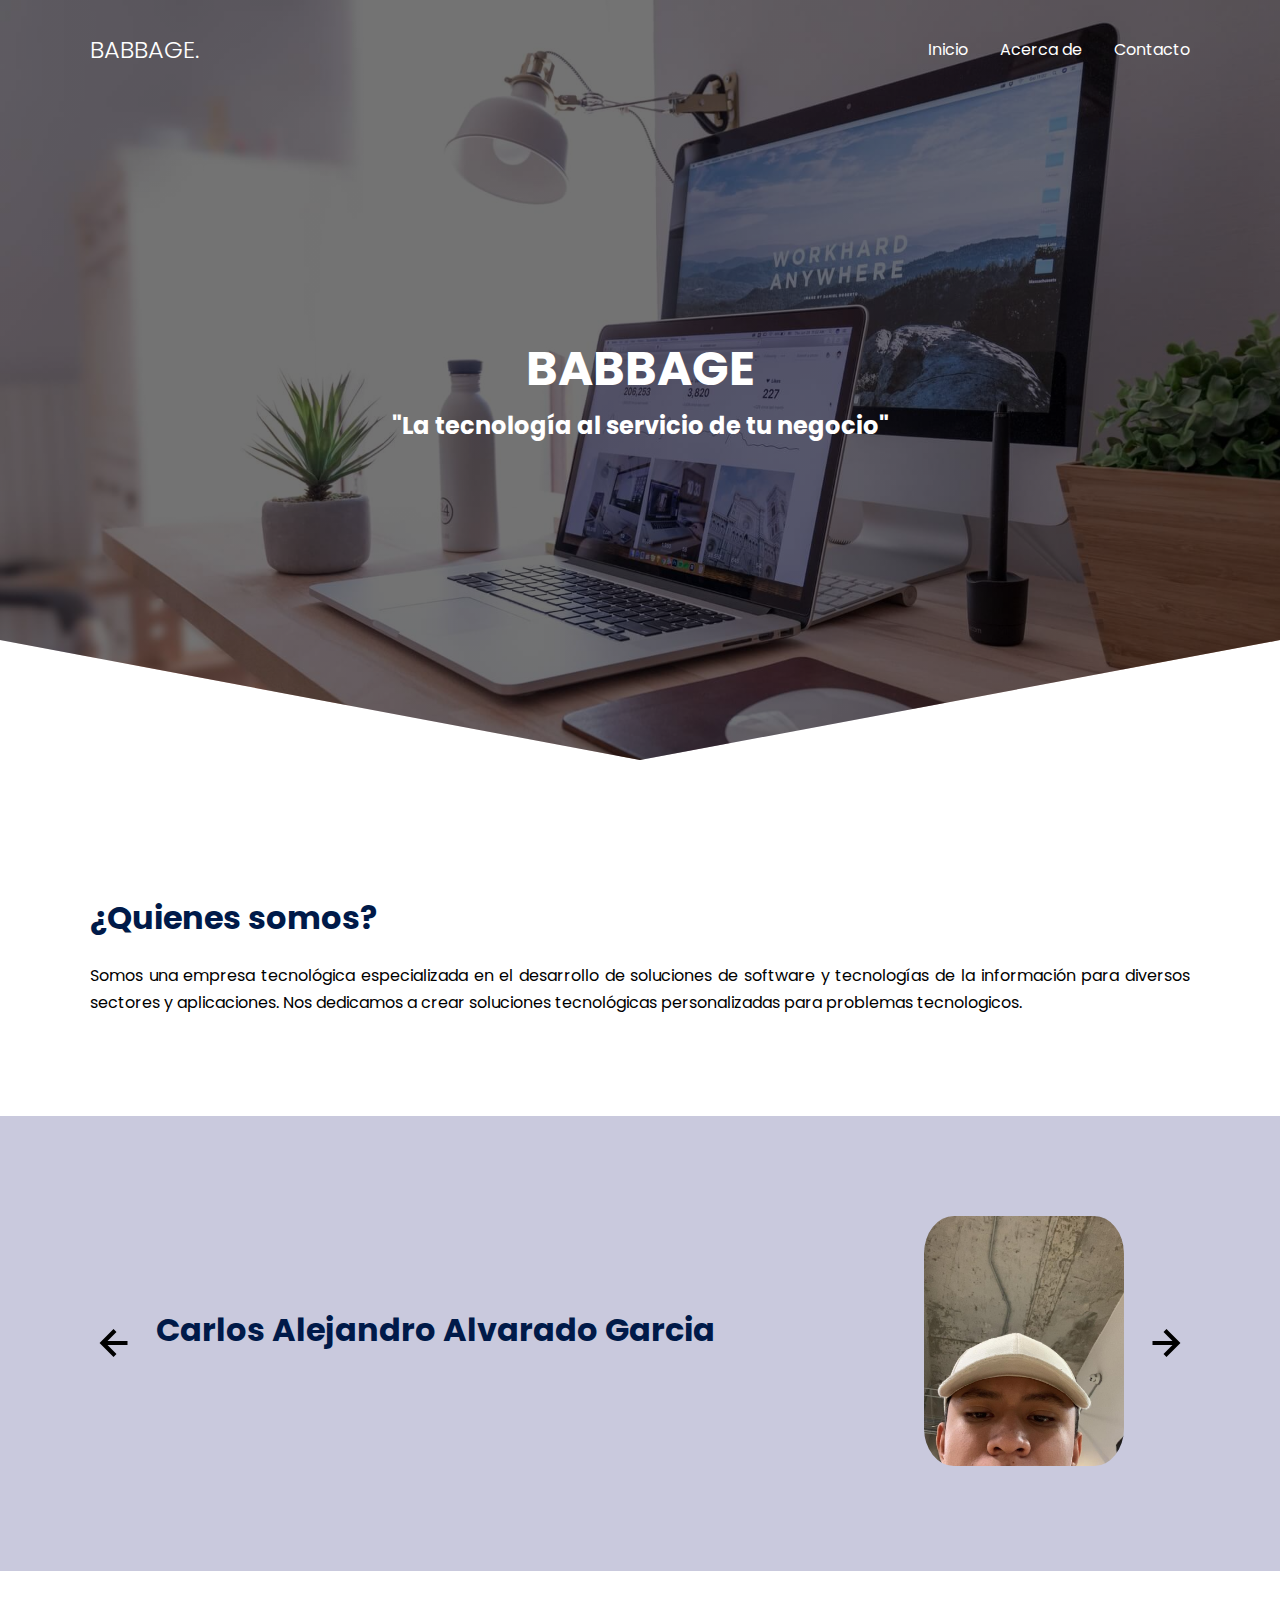
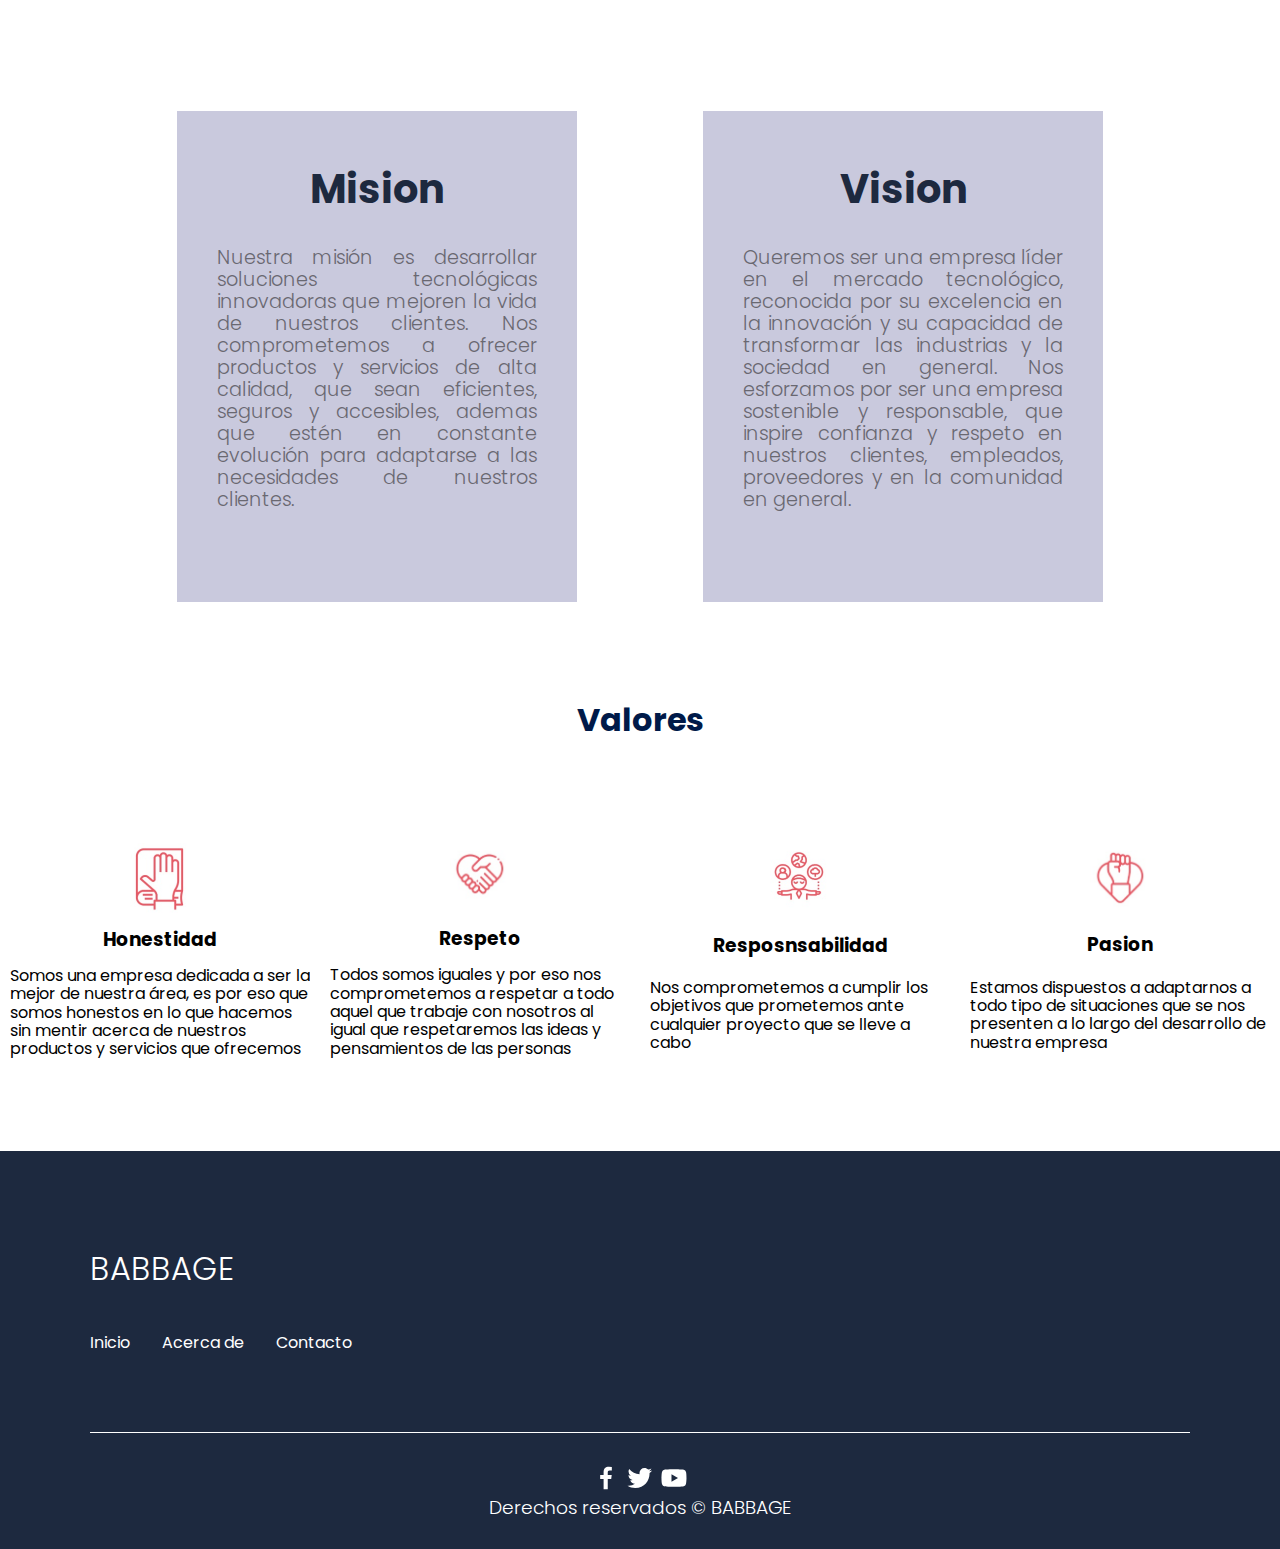
<file: lends_page_presentacion/index.html>
<!DOCTYPE html>
<html lang="es">

<head>
    <meta charset="UTF-8">
    <meta http-equiv="X-UA-Compatible" content="IE=edge">
    <meta name="viewport" content="width=device-width, initial-scale=1.0">
    <title>BABAGGE</title>
    <link rel="shortcut icon" href="./images/favicon.png" type="image/x-icon">
    <link rel="stylesheet" href="./css/normalize.css">
    <link rel="stylesheet" href="./css/estilos.css">

    <meta name="theme-color" content="#2091F9">

    <meta name="title" content="Aprende CSS desde cero">
    <meta name="description"
        content="Hola, soy una descripción que verás cuando busques algo de mi temática en Google.">


    <meta property="og:type" content="website">
    <meta property="og:url" content="https://alexcgdesign.github.io">
    <meta property="og:title" content="Aprende CSS desde cero">
    <meta property="og:description"
        content="Hola, soy una descripción que verás cuando busques algo de mi temática en Google.">
    <meta property="og:image" content="https://alexcgdesign.github.io/images/css.jpg">

    <meta property="twitter:card" content="summary_large_image">
    <meta property="twitter:url" content="https://www.jordanalex.com/">
    <meta property="twitter:title" content="Aprende CSS desde cero">
    <meta property="twitter:description"
        content="Hola, soy una descripción que verás cuando busques algo de mi temática en Google.">
    <meta property="twitter:image" content="https://alexcgdesign.github.io/images/css.jpg">
</head>

<body>

    <header class="hero">
        <nav class="nav container">
            <div class="nav__logo">
                <h2 class="nav__title">BABBAGE.</h2>
            </div>

            <ul class="nav__link nav__link--menu">
                <li class="nav__items">
                    <a href="index.html" class="nav__links">Inicio</a>
                </li>
                <li class="nav__items">
                    <a href="index1.html" class="nav__links">Acerca de</a>
                </li>
                <li class="nav__items">
                    <a href="#" class="nav__links">Contacto</a>
                </li>
                

                <img src="./images/close.svg" class="nav__close">
            </ul>

            <div class="nav__menu">
                <img src="./images/menu.svg" class="nav__img">
            </div>
        </nav>

        <section class="hero__container container">
            <h1 class="hero__title">BABBAGE</h1>
            <h2 class="hero__paragraph">"La tecnología al servicio de tu negocio"
            </h2>
            <!-- <a href="#" class="cta">Comienza ahora</a> -->
        </section>
    </header>

    <main>


        <section class="container about">
            <h2 class="subtitle">¿Quienes somos?</h2>
            <p class="about__paragraph">Somos una empresa tecnológica especializada en el
                desarrollo de soluciones de software y tecnologías de la información para diversos sectores y
                aplicaciones. Nos dedicamos a crear soluciones tecnológicas personalizadas para problemas tecnologicos. </p>


        </section>

        <!-- <section class="knowledge">
            <div class="knowledge__container container">
                <div class="knowledege__texts">
                    <h2 class="subtitle">Curso completo de CSS3. ¡Domina CSS de una vez por todas!</h2>
                    <p class="knowledge__paragraph">Lorem ipsum dolor sit, amet consectetur adipisicing elit. Excepturi,
                        aliquam nemo in facere suscipit at delectus unde labore ad officia iste accusantium eaque
                        aperiam laborum est voluptate totam? Modi, obcaecati?</p>
                    <a href="#" class="cta">Entra al curso</a>
                </div>

                <figure class="knowledge__picture">
                    <img src="./images/macbook.png" class="knowledge__img">
                </figure>
            </div>
        </section>

        <section class="price container">
            <h2 class="subtitle">Obten el plan perfecto para aprender</h2>

            <div class="price__table">
                <div class="price__element">
                    <p class="price__name">Flexbox</p>
                    <h3 class="price__price">Free</h3>

                    <div class="price__items">
                        <p class="price__features">Flexbox</p>
                        <p class="price__features">Layouts</p>
                        <p class="price__features">Responsive</p>
                    </div>

                    <a href="#" class="price__cta">Empieza ahora</a>
                </div>


                <div class="price__element">
                    <p class="price__name">Animaciones</p>
                    <h3 class="price__price">$40/mes</h3>

                    <div class="price__items">
                        <p class="price__features">Animation</p>
                        <p class="price__features">Transition</p>
                        <p class="price__features">Render Website</p>
                    </div>

                    <a href="#" class="price__cta">Empieza ahora</a>
                </div>
                
                <div class="price__element">
                    <p class="price__name">Animaciones</p>
                    <h3 class="price__price">$40/mes</h3>

                    <div class="price__items">
                        <p class="price__features">Animation</p>
                        <p class="price__features">Transition</p>
                        <p class="price__features">Render Website</p>
                    </div>

                    <a href="#" class="price__cta">Empieza ahora</a>
                </div> 

                


            </div>
        </section>-->

        <section class="testimony">
            <div class="testimony__container container">
                <img src="./images/leftarrow.svg" class="testimony__arrow" id="before">

                <section class="testimony__body testimony__body--show" data-id="1">
                    <div class="testimony__texts">
                        <h2 class="subtitle">Carlos Alejandro Alvarado Garcia</h2>
                    </div>
                    <figure class="testimony__picture">
                        <img src="./images/face.jpg" class="testimony__img">
                    </figure>
                </section>

                <section class="testimony__body" data-id="2">
                    <div class="testimony__texts">
                        <h2 class="subtitle">Duilio Jose Sotelo Medrano</h2>
                        <p class="testimony__review"></p>
                    </div>

                    <figure class="testimony__picture">
                        <img src="./images/face2.jpg" class="testimony__img">
                    </figure>
                </section>

                <section class="testimony__body" data-id="3">
                    <div class="testimony__texts">
                        <h2 class="subtitle">Andres Francisco Martinez Rincon</h2>
                        <p class="testimony__review"></p>
                    </div>

                    <figure class="testimony__picture">
                        <img src="./images/face3.jpg" class="testimony__img">
                    </figure>
                </section>

                <section class="testimony__body" data-id="4">
                    <div class="testimony__texts">
                        <h2 class="subtitle">Cristopher Garcia Carmona</h2>
                        <p class="testimony__review"></p>
                    </div>

                    <figure class="testimony__picture">
                        <img src="./images/face4.jpg" class="testimony__img">
                    </figure>
                </section>

                <section class="testimony__body" data-id="5">
                    <div class="testimony__texts">
                        <h2 class="subtitle">Victor Emilio Gonzalez Guzman</h2>
                        <p class="testimony__review"></p>
                    </div>

                    <figure class="testimony__picture">
                        <img src="./images/face5.jpg" class="testimony__img">
                    </figure>

                </section>


                <img src="./images/rightarrow.svg" class="testimony__arrow" id="next">
            </div>
        </section>

        <section class="price container">
            <div class="price__table">
                <div class="price__element">

                    <p class="price__name"></p>
                    <h3 class="price__price">Mision</h3>

                    <div class="price__items">
                        <p class="price__features">Nuestra misión es desarrollar soluciones tecnológicas innovadoras que mejoren la vida de nuestros clientes.
                             Nos comprometemos a ofrecer productos y servicios de alta calidad, que sean eficientes, seguros 
                            y accesibles, ademas que estén en constante evolución para adaptarse a las necesidades de nuestros clientes.</p>
                    </div>
                </div>


                <!--<div class="price__element">
                    <p class="price__name">Animaciones</p>
                    <h3 class="price__price">$40/mes</h3>

                    <div class="price__items">
                        <p class="price__features">Animation</p>
                        <p class="price__features">Transition</p>
                        <p class="price__features">Render Website</p>
                    </div>

                    <a href="#" class="price__cta">Empieza ahora</a>
                </div>-->
                
                <div class="price__element">
                    <p class="price__name"></p>
                    <h3 class="price__price">Vision</h3>

                    <div class="price__items">
                        <p class="price__features">Queremos ser una empresa líder en el mercado tecnológico, reconocida por su excelencia en la 
                            innovación y su capacidad de transformar las industrias y la sociedad en general. Nos esforzamos por ser una 
                            empresa sostenible y responsable, que inspire confianza y respeto en nuestros clientes, empleados, 
                            proveedores y en la comunidad en general.</p>
                    </div>
                </div> 

                


            </div>
        </section>

        
        <section class="container_about">
            <!-- <div class="subtitle1"> -->
                <h2 class="subtitle">Valores</h2>
            <!-- </div> -->

           <div>
            <div class="about__main">
                <article class="about__icons">
                    <img src="./images/hones.jpg" class="about__icon">
                    <h3 class="about__title">Honestidad</h3>
                    <p class="about__paragrah">Somos una empresa dedicada a ser la mejor de nuestra área, es por eso que
                        somos honestos en lo que hacemos sin mentir acerca de nuestros productos y servicios que
                        ofrecemos </p>
                </article>
            </div>

            <div class="about__main1">
                <article class="about__icons">
                    <img src="./images/res.jpg" class="about__icon">
                    <h3 class="about__title">Respeto</h3>
                    <p class="about__paragrah">Todos somos iguales y por eso nos comprometemos a respetar a todo aquel
                        que trabaje con nosotros al igual que respetaremos las ideas y pensamientos de las personas
                    </p>
                </article>
            </div>

            <div class="about__main2">
                <article class="about__icons">
                    <img src="./images/resp.jpg" class="about__icon">
                    <h3 class="about__title">Resposnsabilidad</h3>
                    <p class="about__paragrah">Nos comprometemos a cumplir los objetivos que prometemos ante cualquier
                        proyecto que se lleve a cabo
                    </p>
                </article>
            </div>

            <div class="about__main3">
                <article class="about__icons">
                    <img src="./images/pasi.jpg" class="about__icon">
                    <h3 class="about__title">Pasion</h3>
                    <p class="about__paragrah">Estamos dispuestos a adaptarnos a todo tipo de situaciones que se nos
                        presenten a lo largo del desarrollo de nuestra empresa
                    </p>
                </article>
            </div>
            </div>
           </div>
        </section>
        

        <br><br>

        <!-- <section class="questions container">
            <h2 class="subtitle">Preguntas frecuentes</h2>
            <p class="questions__paragraph">Lorem ipsum, dolor sit amet consectetur adipisicing elit. Ea, porro
                doloribus neque perspiciatis sapiente fuga.</p>

            <section class="questions__container">
                <article class="questions__padding">
                    <div class="questions__answer">
                        <h3 class="questions__title">¿Qué es CSS?
                            <span class="questions__arrow">
                                <img src="./images/arrow.svg" class="questions__img">
                            </span>
                        </h3>

                        <p class="questions__show">Lorem ipsum, dolor sit amet consectetur adipisicing elit. Quos
                            facere, quidem eum id excepturi assumenda explicabo nam accusamus veritatis voluptates
                            eveniet adipisci, dicta nihil nemo modi possimus officiis quam atque? Lorem ipsum, dolor sit
                            amet consectetur adipisicing elit. Quos facere, quidem eum id excepturi assumenda explicabo
                            nam accusamus veritatis voluptates eveniet adipisci, dicta nihil nemo modi possimus officiis
                            quam atque?</p>
                    </div>
                </article>

                <article class="questions__padding">
                    <div class="questions__answer">
                        <h3 class="questions__title">¿Qué aprenderé en este curso?
                            <span class="questions__arrow">
                                <img src="./images/arrow.svg" class="questions__img">
                            </span>
                        </h3>

                        <p class="questions__show">Lorem ipsum, dolor sit amet consectetur adipisicing elit. Quos
                            facere, quidem eum id excepturi assumenda explicabo nam accusamus veritatis voluptates
                            eveniet adipisci, dicta nihil nemo modi possimus officiis quam atque? Lorem ipsum, dolor sit
                            amet consectetur adipisicing elit. Quos facere, quidem eum id excepturi assumenda explicabo
                            nam accusamus veritatis voluptates eveniet adipisci, dicta nihil nemo modi possimus officiis
                            quam atque?</p>
                    </div>
                </article>

                <article class="questions__padding">
                    <div class="questions__answer">
                        <h3 class="questions__title">¿Qué es CSS GRID?
                            <span class="questions__arrow">
                                <img src="./images/arrow.svg" class="questions__img">
                            </span>
                        </h3>

                        <p class="questions__show">Lorem ipsum, dolor sit amet consectetur adipisicing elit. Quos
                            facere, quidem eum id excepturi assumenda explicabo nam accusamus veritatis voluptates
                            eveniet adipisci, dicta nihil nemo modi possimus officiis quam atque? Lorem ipsum, dolor sit
                            amet consectetur adipisicing elit. Quos facere, quidem eum id excepturi assumenda explicabo
                            nam accusamus veritatis voluptates eveniet adipisci, dicta nihil nemo modi possimus officiis
                            quam atque?</p>
                    </div>
                </article>
            </section>

            <section class="questions__offer">
                <h2 class="subtitle">¿Estas listo para aprender CSS?</h2>
                <p class="questions__copy">Lorem, ipsum dolor sit amet consectetur adipisicing elit. Amet ratione
                    architecto magnam, officiis ex porro vero est voluptates quaerat quibusdam illo veniam reprehenderit
                    eius atque tempora iure ab non autem.</p>
                <a href="#" class="cta">Aprende ahora</a>
            </section>
        </section> -->
    </main>
    <br>
    <br>
    <br>

    <footer class="footer">
        <section class="footer__container container">
            <nav class="nav nav--footer">
                <h2 class="footer__title">BABBAGE</h2>

                <ul class="nav__link nav__link--footer">
                    <li class="nav__items">
                        <a href="#" class="nav__links">Inicio</a>
                    </li>
                    <li class="nav__items">
                        <a href="#" class="nav__links">Acerca de</a>
                    </li>
                    <li class="nav__items">
                        <a href="#" class="nav__links">Contacto</a>
                    </li>
                </ul>
            </nav>

            <form class="footer__form" action="https://formspree.io/f/mknkkrkj" method="POST">
                <h2 class="footer__newsletter"></h2>
               
            </form>
        </section>

        <section class="footer__copy container">
            <div class="footer__social">
                <a href="#" class="footer__icons"><img src="./images/facebook.svg" class="footer__img"></a>
                <a href="#" class="footer__icons"><img src="./images/twitter.svg" class="footer__img"></a>
                <a href="#" class="footer__icons"><img src="./images/youtube.svg" class="footer__img"></a>
            </div>

            <h3 class="footer__copyright">Derechos reservados &copy; BABBAGE</h3>
        </section>
    </footer>

    <script src="./js/slider.js"></script>
    <script src="./js/questions.js"></script>
    <script src="./js/menu.js"></script>
</body>

</html>
</file>
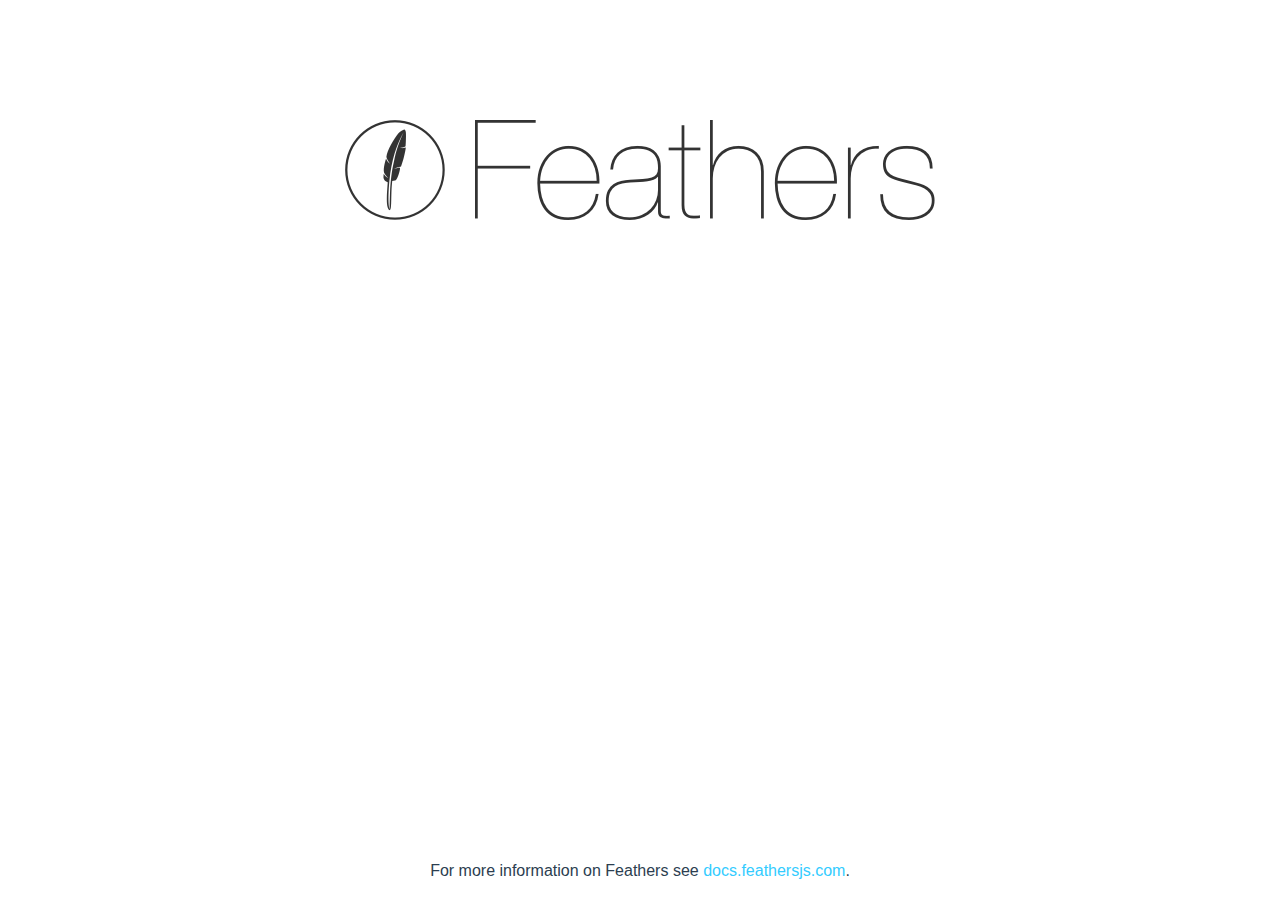
<file: lends_backend/public/index.html>
<!DOCTYPE html>
<html lang="en">
  <head>
    <title>A FeathersJS application</title>
    <meta name="description" content="A FeathersJS server">
    <meta name="viewport" content="width=device-width, initial-scale=1">
    <style>
      * {
        margin: 0;
        padding: 0;
        box-sizing: border-box;
      }

      html, body {
        font-family: 'Helvetica Neue', 'Helvetica', 'Arial', 'sans-serif';
        font-weight: 400;
        font-size: 16px;
        color: #2c3e50;
      }

      .center-text {
        text-align: center;
      }

      main {
        margin-top: 100px;
        padding: 20px;
      }

      img.logo {
        display: block;
        margin: 0 auto;
        max-width: 100%;
        margin-bottom: 30px;
      }

      h2 {
        font-size: 2em;
        font-weight: 100;
      }

      footer {
        position: absolute;
        bottom: 0;
        left: 0;
        right: 0;
        padding: 20px;
      }

      footer p {
        font-weight: 300;
        font-size: 1.0em;
      }

      a {
        color: #3cf;
        text-decoration: none;
      }

      a:hover,
      a:focus {
        color: #3cf;
      }
    </style>
  </head>
  <body>
    <main class="container">
      <img class="logo" src="[data-uri]" alt="Feathers Logo">

      <footer>
        <p class="center-text">For more information on Feathers see <a href="https://docs.feathersjs.com" title="Feathers Documentation" target="blank">docs.feathersjs.com</a>.</p>
      </footer>
    </main>
  </body>
</html>
</file>
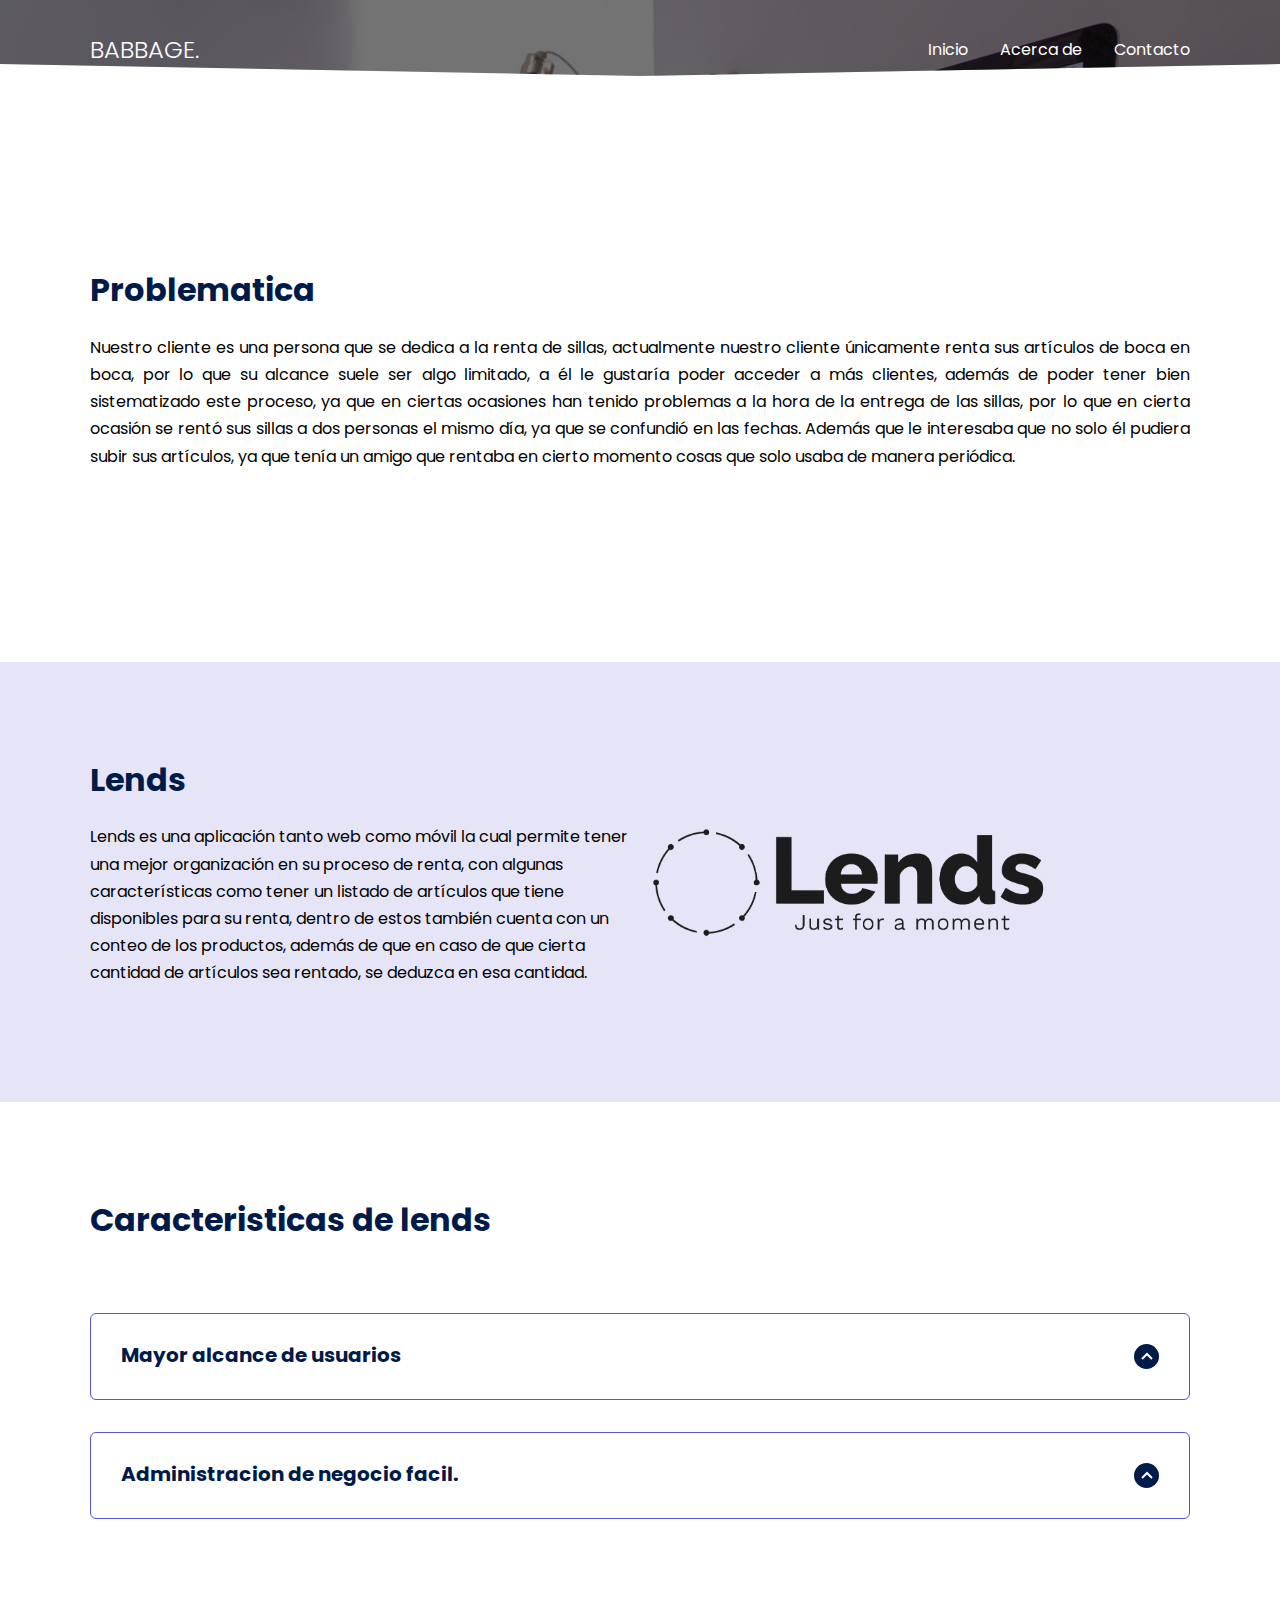
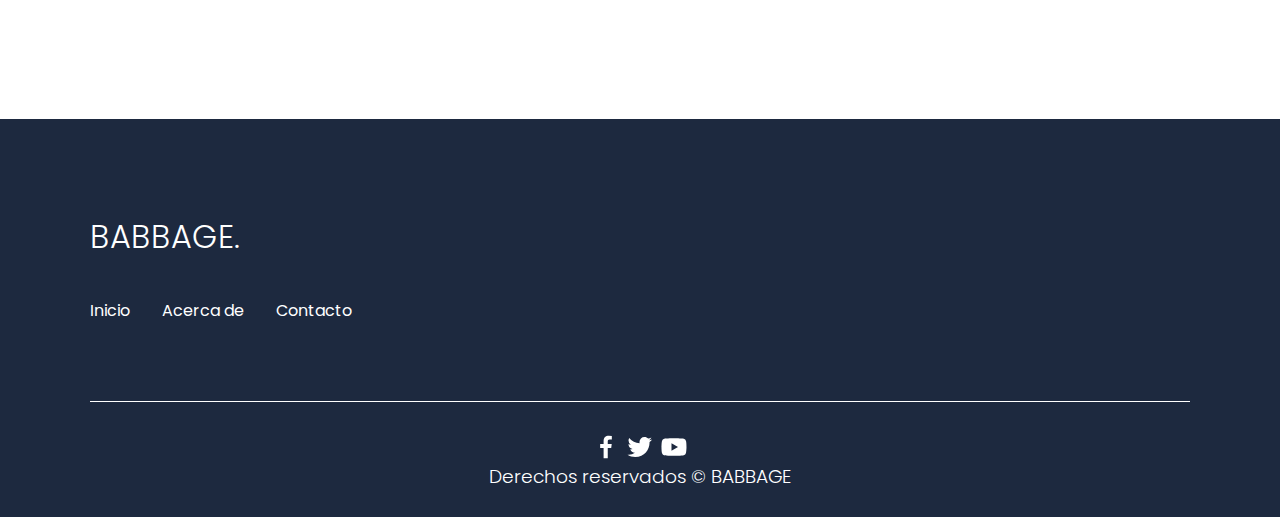
<file: lends_page_presentacion/index1.html>
<!DOCTYPE html>
<html lang="es">

<head>
    <meta charset="UTF-8">
    <meta http-equiv="X-UA-Compatible" content="IE=edge">
    <meta name="viewport" content="width=device-width, initial-scale=1.0">
    <title>BABAGGE</title>
    <link rel="shortcut icon" href="./images/favicon.png" type="image/x-icon">
    <link rel="stylesheet" href="./css/normalize.css">
    <link rel="stylesheet" href="./css/estilos2.css">

    <meta name="theme-color" content="#2091F9">

    <meta name="title" content="Aprende CSS desde cero">
    <meta name="description"
        content="Hola, soy una descripción que verás cuando busques algo de mi temática en Google.">


    <meta property="og:type" content="website">
    <meta property="og:url" content="https://alexcgdesign.github.io">
    <meta property="og:title" content="Aprende CSS desde cero">
    <meta property="og:description"
        content="Hola, soy una descripción que verás cuando busques algo de mi temática en Google.">
    <meta property="og:image" content="https://alexcgdesign.github.io/images/css.jpg">

    <meta property="twitter:card" content="summary_large_image">
    <meta property="twitter:url" content="https://www.jordanalex.com/">
    <meta property="twitter:title" content="Aprende CSS desde cero">
    <meta property="twitter:description"
        content="Hola, soy una descripción que verás cuando busques algo de mi temática en Google.">
    <meta property="twitter:image" content="https://alexcgdesign.github.io/images/css.jpg">
</head>

<body>

    <header class="hero">
        <nav class="nav container">
            <div class="nav__logo">
                <h2 class="nav__title">BABBAGE.</h2>
            </div>

            <ul class="nav__link nav__link--menu">
                <li class="nav__items">
                    <a href="index.html" class="nav__links">Inicio</a>
                </li>
                <li class="nav__items">
                    <a href="index1.html" class="nav__links">Acerca de</a>
                </li>
                <li class="nav__items">
                    <a href="#" class="nav__links">Contacto</a>
                </li>
                


                <img src="./images/close.svg" class="nav__close">
            </ul>

            <div class="nav__menu">
                <img src="./images/menu.svg" class="nav__img">
            </div>
        </nav>

        
    </header>
<br>
<br>
<br>
<br>
<br>
    <main>
        <section class="container about">
            <h2 class="subtitle">Problematica</h2>
            <p class="about__paragraph">Nuestro cliente es una persona que se dedica a la renta de sillas, actualmente nuestro cliente únicamente 
                renta sus artículos de boca en boca, por lo que su alcance suele ser algo limitado, a él le gustaría poder acceder a más clientes, 
                además de poder tener bien sistematizado este proceso, ya que en ciertas ocasiones han tenido problemas a la hora de la entrega de 
                las sillas, por lo que en cierta ocasión se rentó sus sillas a dos personas el mismo día, ya que se confundió en las fechas. Además 
                que le interesaba que no solo él pudiera subir sus artículos, ya que tenía un amigo que rentaba en cierto momento cosas que solo 
                usaba de manera periódica.
            </p>
<br>
<br>
<br>
<br>
<br>
           
        </section>

        <section class="knowledge">
            <div class="knowledge__container container">
                <div class="knowledege__texts">
                    <h2 class="subtitle">Lends</h2>
                    <p class="knowledge__paragraph">Lends es una aplicación tanto web como móvil la cual permite tener una mejor organización en su 
                        proceso de renta, con algunas características como tener un listado de artículos que tiene disponibles para su renta, 
                        dentro de estos también cuenta con un conteo de los productos, además de que en caso de que cierta cantidad de artículos 
                        sea rentado, se deduzca en esa cantidad.
                    </p>
                    
                </div>

                <figure class="knowledge__picture">
                    <img src="./images/lend.png" class="knowledge__img">
                </figure>
            </div>
        </section>

        

        <section class="questions container">
            <h2 class="subtitle">Caracteristicas de lends</h2>
            <p class="questions__paragraph"></p>

            <section class="questions__container">
                <article class="questions__padding">
                    <div class="questions__answer">
                        <h3 class="questions__title">Mayor alcance de usuarios
                            <span class="questions__arrow">
                                <img src="./images/arrow.svg" class="questions__img">
                            </span>
                        </h3>

                        <p class="questions__show">Al registrar su negocio con sus productos tendrá más oportunidad de llegar a más clientes y obtener más ventas</p>
                    </div>
                </article>

                <article class="questions__padding">
                    <div class="questions__answer">
                        <h3 class="questions__title">Administracion de negocio facil.
                            <span class="questions__arrow">
                                <img src="./images/arrow.svg" class="questions__img">
                            </span>
                        </h3>

                        <p class="questions__show">Para dar más acercamiento al cliente también está en la aplicación móvil la gestión del inventario de los artículos.</p>
                    </div>
                </article>

                
            </section>

           
    </main>

    <footer class="footer">
        <section class="footer__container container">
            <nav class="nav nav--footer">
                <h2 class="footer__title">BABBAGE.</h2>

                <ul class="nav__link nav__link--footer">
                    <li class="nav__items">
                        <a href="#" class="nav__links">Inicio</a>
                    </li>
                    <li class="nav__items">
                        <a href="#" class="nav__links">Acerca de</a>
                    </li>
                    <li class="nav__items">
                        <a href="#" class="nav__links">Contacto</a>
                    </li>
                   
                </ul>
            </nav>

            <form class="footer__form" action="https://formspree.io/f/mknkkrkj" method="POST">
                <h2 class="footer__newsletter"></h2>
                
            </form>
        </section>

        <section class="footer__copy container">
            <div class="footer__social">
                <a href="#" class="footer__icons"><img src="./images/facebook.svg" class="footer__img"></a>
                <a href="#" class="footer__icons"><img src="./images/twitter.svg" class="footer__img"></a>
                <a href="#" class="footer__icons"><img src="./images/youtube.svg" class="footer__img"></a>
            </div>

            <h3 class="footer__copyright">Derechos reservados &copy; BABBAGE</h3>
        </section>
    </footer>

    <script src="./js/slider.js"></script>
    <script src="./js/questions.js"></script>
    <script src="./js/menu.js"></script>
</body>

</html>
</file>
<file: lends_page_presentacion/css/estilos.css>
@import url('https://fonts.googleapis.com/css2?family=Poppins:wght@300;400;600;700&display=swap');

:root {
    --padding-container: 100px 0;
    --color-title: #001A49;
}

body {
    font-family: 'Poppins', sans-serif;
}

.container {
    width: 90%;
    max-width: 1100px;
    margin: 0 auto;
    overflow: hidden;
    padding: var(--padding-container);
}

.hero {
    width: 100%;
    height: 100vh;
    min-height: 600px;
    max-height: 800px;
    position: relative;
    display: grid;
    grid-template-rows: 100px 1fr;
    color: #fff;
}

.hero::before {
    content: "";
    position: absolute;
    top: 0;
    left: 0;
    width: 100%;
    height: 100%;
    background-image: linear-gradient(180deg, #0000008c 0%, #0000008c 100%), url('../images/computer.jpg');
    background-size: cover;
    clip-path: polygon(0 0, 100% 0, 100% 80%, 50% 95%, 0 80%);
    z-index: -1;
}


/* Nav */

.nav {
    --padding-container: 0;
    height: 100%;
    display: flex;
    align-items: center;
}

.nav__title {
    font-weight: 300;
}

.nav__link {
    margin-left: auto;
    padding: 0;
    display: grid;
    grid-auto-flow: column;
    grid-auto-columns: max-content;
    gap: 2em;
}

.nav__items {
    list-style: none;
}

.nav__links {
    color: #fff;
    text-decoration: none;
}

.nav__menu {
    margin-left: auto;
    cursor: pointer;
    display: none;
}

.nav__img {
    display: block;
    width: 30px;
}


.nav__close {
    display: var(--show, none);
}


/* Hero container */

.hero__container {
    max-width: 800px;
    --padding-container: 0;
    display: grid;
    grid-auto-rows: max-content;
    align-content: center;
    gap: 1em;
    padding-bottom: 100px;
    text-align: center;
}

.hero__title {
    font-size: 3rem;
}

.hero__paragraph {
    margin-bottom: 20px;
}

.cta {
    display: inline-block;
    background-color: #2091F9;
    justify-self: center;
    color: #fff;
    text-decoration: none;
    padding: 13px 30px;
    border-radius: 32px;
}

/* About */

.about {
    text-align: center;
}

.subtitle {
    display: flex;
    color: var(--color-title);
    font-size: 2rem;
    margin-bottom: 25px;
    align-self: center;
}

.subtitle1 {
    text-align: center;
    display: flexbox;
}

h2 .subtitle1 {
    text-align: center;
}


.about__paragraph {
    text-align: justify;
    line-height: 1.7;
}


.container_about {
display: flex;
flex-direction: column;
}

.container_about > div{
    display: flex;
}

.about__main {
    padding-top: 80px;
    display: flex;
    width: 90%;
    margin: 0 auto;
    gap: 1em;
    overflow: hidden;
    grid-template-columns: repeat(auto-fit, minmax(260px, auto));
}

.about__main1 {
    padding-top: 80px;
    display: flex;
    width: 90%;
    margin: 0 auto;
    gap: 1em;
    overflow: hidden;
    grid-template-columns: repeat(auto-fit, minmax(260px, auto));
}

.about__main2 {
    padding-top: 80px;
    display: flex;
    width: 90%;
    margin: 0 auto;
    gap: 1em;
    overflow: hidden;
    grid-template-columns: repeat(auto-fit, minmax(260px, auto));
}

.about__main3 {
    padding-top: 80px;
    display: flex;
    width: 90%;
    margin: 0 auto;
    gap: 1em;
    overflow: hidden;
    grid-template-columns: repeat(auto-fit, minmax(260px, auto));
}


.about__icons {
    display: grid;
    gap: 1em;
    justify-items: center;
    width: 300px;
    overflow: hidden;
    margin: 0 auto;
}

.about__icon {
    width: 60px;
}

/* Knowledge */

.knowledge {
    background-color: #e5e5f7;
    background-image: radial-gradient(#444cf7 0.5px, transparent 0.5px), radial-gradient(#444cf7 0.5px, #e5e5f7 0.5px);
    background-size: 20px 20px;
    background-position: 0 0, 10px 10px;
    overflow: hidden;
}

.knowledge__container{
    display: grid;
    grid-template-columns: 1fr 1fr;
    gap: 1em;
    align-items: center;
}

.knowledge__picture{
    max-width: 500px;
}

.knowledge__paragraph{
    line-height: 1.7;
    margin-bottom: 15px;
}

.knowledge__img{
    width: 100%;
    display: block;
}

/* price */

.price{
    text-align: center;
}

.price__table{
    padding-top: 40px;
    display: flex;
    flex-wrap: wrap-reverse;
    gap: 2.5em;
    justify-content: space-evenly;
    align-items: center;
}

.price__element{
    background-color: #c9c9dd;
    text-align: center;
    border-radius: 0px;
    width: 400px;
    padding: 40px;
    --color-plan: #696871;
    --color-price: #1D293F;
    --bg-cta: #fff;
    --color-cta: #5454D4;
    --color-items: #696871;
}

.price__element--best{
    width: 370px;
    padding: 60px 40px;
    background-color: #FF7143;
    --color-plan: rgb(255 255 255 / 75%);
    --color-price: #fff;
    --bg-cta: #9F3919;
    --color-cta: #FFF;
    --color-items: #fff;
}


.price__name{
    color: var(--color-plan);
    margin-bottom: 15px;
    font-weight: 300;
}

.price__price{
    font-size: 2.5rem;
    color: var(--color-price);
}

.price__items{
    text-align: justify;
    margin-top: 35px;
    display: grid;
    gap: 1em;
    font-weight: 300;
    font-size: 1.2rem;
    margin-bottom: 50px;
    color: var(--color-items);
}

.price__cta{
    display: block;
    padding: 20px 0;
    border-radius: 10px;
    text-decoration: none;
    background-color: var(--bg-cta);
    font-weight: 600;
    color: var(--color-cta);
    box-shadow: 0 0 1px rgba(0, 0, 0, .5);
}

/* Testimony */

.testimony{
    background-color: #c9c9dd;
}

.testimony__container{
    display: grid;
    grid-template-columns: 50px 1fr 50px;
    gap: 1em;
    align-items: center;
}

.testimony__body{
    display: grid;
    grid-template-columns: 1fr max-content;
    justify-content: space-between;
    align-items: center;
    gap: 2em;
    grid-column: 2/3;
    grid-row: 1/2;
    opacity: 0;
    pointer-events: none;
}


.testimony__body--show{
    pointer-events: unset;
    opacity: 1;
    transition: opacity 1.5s ease-in-out;
}

.testimony__img{
    width: 200px;
    height: 250px;
    border-radius: 15%;
    object-fit: cover;
    object-position: 50% 30%;
}

.testimony__texts{
    text-align: right;
    max-width: 700px;
}

.testimony__course{
    background-color: royalblue;
    color: #fff;
    display: inline-block;
    padding: 10px;
}

.testimony__arrow{
    width: 100%;
    cursor: pointer;
}

/* Questions */

.questions{
    text-align: center;
}

.questions__container{
    display: grid;
    gap: 2em;
    padding-top: 50px;
    padding-bottom: 100px;
}

.questions__padding{
    padding: 0;
    transition: padding .3s;
    border: 1px solid #5454D4;
    border-radius: 6px;
}

.questions__padding--add{
    padding-bottom: 30px;
}

.questions__answer{
    padding: 0 30px 0;
    overflow: hidden;
}

.questions__title{
    text-align: left;
    display: flex;
    font-size: 20px;
    padding: 30px 0 30px;
    cursor: pointer;
    color: var(--color-title);
    justify-content: space-between;
}

.questions__arrow{
    border-radius: 50%;
    background-color: var(--color-title);
    width: 25px;
    height: 25px;
    display: flex;
    justify-content: center;
    align-items: center;
    align-self: flex-end;
    margin-left: 10px;
    transition:  transform .3s;
}

.questions__arrow--rotate{
    transform: rotate(180deg);
}

.questions__show{
    text-align: left;
    height: 0;
    transition: height .3s;
}

.questions__img{
    display: block;
}

.questions__copy{
    width: 60%;
    margin: 0 auto;
    margin-bottom: 30px;
}

/* Footer */

.footer{
    background-color: #1D293F;
}

.footer__title{
    font-weight: 300;
    font-size: 2rem;
    margin-bottom: 30px;
}

.footer__title, .footer__newsletter{
    color: #fff;
}


.footer__container{
    display: flex;
    justify-content: space-between;
    align-items: center;
    border-bottom: 1px solid #fff;
    padding-bottom: 60px;
}

.nav--footer{
    padding-bottom: 20px;
    display: grid;
    gap: 1em;
    grid-auto-flow: row;
    height: 100%;
}

.nav__link--footer{
    display: flex;
    margin: 0;
    margin-right: 20px;
    flex-wrap: wrap;
}

.footer__inputs{
    margin-top: 10px;
    display: flex;
    overflow: hidden;
}

.footer__input{
    background-color: #fff;
    height: 50px;
    display: block;
    padding-left: 10px;
    border-radius: 6px;
    font-size: 1rem;
    outline: none;
    border: none;
    margin-right: 16px;
}

.footer__submit{
    margin-left: auto;
    display: inline-block;
    height: 50px;
    padding: 0 20px ;
    background-color: #2091F9;
    border: none;
    font-size: 1rem;
    color: #fff;
    border-radius: 6px;
    cursor: pointer;
}

.footer__copy{
    --padding-container: 30px 0;
    text-align: center;
    color: #fff;
}

.footer__copyright{
    font-weight: 300;
}

.footer__icons{
    margin-bottom: 10px;
}

.footer__img{
    width: 30px;
}

/* Media queries */

@media (max-width:800px){
    .nav__menu{
        display: block;
    }

    .nav__link--menu{
        position: fixed;
        background-color: #000;
        top: 0;
        left: 0;
        height: 100%;
        width: 100%;
        display: flex;
        flex-direction: column;
        justify-content: space-evenly;
        align-items: center;
        z-index: 100;
        opacity: 0;
        pointer-events: none;
        transition: .7s opacity;
    }

    .nav__link--show{
        --show: block;
        opacity:1 ;
        pointer-events: unset;
    }

    .nav__close{
        position: absolute;
        top: 30px;
        right: 30px;
        width: 30px;
        cursor: pointer;
    }

    .hero__title{
        font-size: 2.5rem;
    }


    .about__main{
        gap: 2em;
    }

    .about__icons:last-of-type{
        grid-column: 1/-1;
    }


    .knowledge__container{
        grid-template-columns: 1fr;
        grid-template-rows: max-content 1fr;
        gap: 3em;
        text-align: center;
    }

    .knowledge__picture{
        grid-row: 1/2;
        justify-self: center;
    }

    .testimony__container{
        grid-template-columns: 30px 1fr 30px;
    }

    .testimony__body{
        grid-template-columns: 1fr;
        grid-template-rows: max-content max-content;
        gap: 3em;
        justify-items:center ;
    }


    .testimony__img{
        width: 200px;
        height: 200px;
        
    }

    .questions__copy{
        width: 100%;
    }

    .footer__container{
        flex-wrap: wrap;
    }

    .nav--footer{
        width: 100%;
        justify-items: center;
    }

    .nav__link--footer{
        width: 100%;
        justify-content: space-evenly;
        margin: 0;
    }

    .footer__form{
        width: 100%;
        justify-content: space-evenly;
    }

    .footer__input{
        flex: 1;
    }

}

@media (max-width:600px){
    .hero__title{
        font-size: 2rem;
    }

    .hero__paragraph{
        font-size: 1rem;
    }

    .subtitle{
        font-size: 1.8rem;
    }

    .price__element{
        width: 90%;
    }

    .price__element--best{
        width: 90%;
        /* padding: 40px; */
    }

    .price__price{
        font-size: 2rem;
    }

    .testimony{
        --padding-container: 60px 0;
    }

    .testimony__container{
        grid-template-columns: 28px 1fr 28px;
        gap: .9em;
    }

    .testimony__arrow{
        width: 100%;
    }

    .testimony__course{
        margin-top: 15px;
    }

    .questions__title{
        font-size: 1rem;
    }

    .footer__title{
        justify-self: start;
        margin-bottom: 15px;
    }

    .nav--footer{
        padding-bottom: 60px;
    }

    .nav__link--footer{
        justify-content: space-between;
    }

    .footer__inputs{
        flex-wrap: wrap;
    }

    .footer__input{
        flex-basis: 100%;
        margin: 0;
        margin-bottom: 16px;
    }

    .footer__submit{
        margin-right: auto;
        margin-left: 0;
        

        /* 
        margin:0;
        width: 100%;
        */
    }
}
</file>
<file: lends_page_presentacion/css/estilos2.css>
@import url('https://fonts.googleapis.com/css2?family=Poppins:wght@300;400;600;700&display=swap');

:root {
    --padding-container: 100px 0;
    --color-title: #001A49;
}

body {
    font-family: 'Poppins', sans-serif;
}

.container {
    width: 90%;
    max-width: 1100px;
    margin: 0 auto;
    overflow: hidden;
    padding: var(--padding-container);
}

.hero {
    width: 100%;
    height: 100vh;
    min-height: 60px;
    max-height: 80px;
    position: relative;
    display: grid;
    grid-template-rows: 100px 1fr;
    color: #fff;
}

.hero::before {
    content: "";
    position: absolute;
    top: 0;
    left: 0;
    width: 100%;
    height: 100%;
    background-image: linear-gradient(180deg, #0000008c 0%, #0000008c 100%), url('../images/computer.jpg');
    background-size: cover;
    clip-path: polygon(0 0, 100% 0, 100% 80%, 50% 95%, 0 80%);
    z-index: -1;
}


/* Nav */

.nav {
    --padding-container: 0;
    height: 100%;
    display: flex;
    align-items: center;
}

.nav__title {
    font-weight: 300;
}

.nav__link {
    margin-left: auto;
    padding: 0;
    display: grid;
    grid-auto-flow: column;
    grid-auto-columns: max-content;
    gap: 2em;
}

.nav__items {
    list-style: none;
}

.nav__links {
    color: #fff;
    text-decoration: none;
}

.nav__menu {
    margin-left: auto;
    cursor: pointer;
    display: none;
}

.nav__img {
    display: block;
    width: 30px;
}


.nav__close {
    display: var(--show, none);
}


/* Hero container */

.hero__container {
    max-width: 800px;
    --padding-container: 0;
    display: grid;
    grid-auto-rows: max-content;
    align-content: center;
    gap: 1em;
    padding-bottom: 100px;
    text-align: center;
}

.hero__title {
    font-size: 3rem;
}

.hero__paragraph {
    margin-bottom: 20px;
}

.cta {
    display: inline-block;
    background-color: #2091F9;
    justify-self: center;
    color: #fff;
    text-decoration: none;
    padding: 13px 30px;
    border-radius: 32px;
}

/* About */

.about {
    text-align: center;
}

.subtitle {
    display: flex;
    color: var(--color-title);
    font-size: 2rem;
    margin-bottom: 25px;
    align-self: center;
}

.subtitle1 {
    text-align: center;
    display: flexbox;
}

h2 .subtitle1 {
    text-align: center;
}


.about__paragraph {
    text-align: justify;
    line-height: 1.7;
}


.container_about {
display: flex;
flex-direction: column;
}

.container_about > div{
    display: flex;
}

.about__main {
    padding-top: 80px;
    display: flex;
    width: 90%;
    margin: 0 auto;
    gap: 1em;
    overflow: hidden;
    grid-template-columns: repeat(auto-fit, minmax(260px, auto));
}

.about__main1 {
    padding-top: 80px;
    display: flex;
    width: 90%;
    margin: 0 auto;
    gap: 1em;
    overflow: hidden;
    grid-template-columns: repeat(auto-fit, minmax(260px, auto));
}

.about__main2 {
    padding-top: 80px;
    display: flex;
    width: 90%;
    margin: 0 auto;
    gap: 1em;
    overflow: hidden;
    grid-template-columns: repeat(auto-fit, minmax(260px, auto));
}

.about__main3 {
    padding-top: 80px;
    display: flex;
    width: 90%;
    margin: 0 auto;
    gap: 1em;
    overflow: hidden;
    grid-template-columns: repeat(auto-fit, minmax(260px, auto));
}


.about__icons {
    display: grid;
    gap: 1em;
    justify-items: center;
    width: 300px;
    overflow: hidden;
    margin: 0 auto;
}

.about__icon {
    width: 60px;
}

/* Knowledge */

.knowledge {
    background-color: white;
    background-image: radial-gradient(#444cf7 0.5px, transparent 0.5px), radial-gradient(#444cf7 0.5px, #e5e5f7 0.5px);
    background-size: 20px 20px;
    background-position: 10px 10px, 10px 10px;
    overflow: hidden;
}

.knowledge__container{
    display: grid;
    grid-template-columns: 1fr 1fr;
    gap: 1em;
    align-items: center;
}

.knowledge__picture{
    max-width: 400px;
}

.knowledge__paragraph{
    line-height: 1.7;
    margin-bottom: 15px;
}

.knowledge__img{
    width: 100%;
    display: block;
}

/* price */

.price{
    text-align: center;
}

.price__table{
    padding-top: 40px;
    display: flex;
    flex-wrap: wrap-reverse;
    gap: 2.5em;
    justify-content: space-evenly;
    align-items: center;
}

.price__element{
    background-color: #c9c9dd;
    text-align: center;
    border-radius: 0px;
    width: 400px;
    padding: 40px;
    --color-plan: #696871;
    --color-price: #1D293F;
    --bg-cta: #fff;
    --color-cta: #5454D4;
    --color-items: #696871;
}

.price__element--best{
    width: 370px;
    padding: 60px 40px;
    background-color: #FF7143;
    --color-plan: rgb(255 255 255 / 75%);
    --color-price: #fff;
    --bg-cta: #9F3919;
    --color-cta: #FFF;
    --color-items: #fff;
}


.price__name{
    color: var(--color-plan);
    margin-bottom: 15px;
    font-weight: 300;
}

.price__price{
    font-size: 2.5rem;
    color: var(--color-price);
}

.price__items{
    text-align: justify;
    margin-top: 35px;
    display: grid;
    gap: 1em;
    font-weight: 300;
    font-size: 1.2rem;
    margin-bottom: 50px;
    color: var(--color-items);
}

.price__cta{
    display: block;
    padding: 20px 0;
    border-radius: 10px;
    text-decoration: none;
    background-color: var(--bg-cta);
    font-weight: 600;
    color: var(--color-cta);
    box-shadow: 0 0 1px rgba(0, 0, 0, .5);
}

/* Testimony */

.testimony{
    background-color: #c9c9dd;
}

.testimony__container{
    display: grid;
    grid-template-columns: 50px 1fr 50px;
    gap: 1em;
    align-items: center;
}

.testimony__body{
    display: grid;
    grid-template-columns: 1fr max-content;
    justify-content: space-between;
    align-items: center;
    gap: 2em;
    grid-column: 2/3;
    grid-row: 1/2;
    opacity: 0;
    pointer-events: none;
}


.testimony__body--show{
    pointer-events: unset;
    opacity: 1;
    transition: opacity 1.5s ease-in-out;
}

.testimony__img{
    width: 200px;
    height: 250px;
    border-radius: 15%;
    object-fit: cover;
    object-position: 50% 30%;
}

.testimony__texts{
    text-align: right;
    max-width: 700px;
}

.testimony__course{
    background-color: royalblue;
    color: #fff;
    display: inline-block;
    padding: 10px;
}

.testimony__arrow{
    width: 100%;
    cursor: pointer;
}

/* Questions */

.questions{
    text-align: center;
}

.questions__container{
    display: grid;
    gap: 2em;
    padding-top: 50px;
    padding-bottom: 100px;
}

.questions__padding{
    padding: 0;
    transition: padding .3s;
    border: 1px solid #5454D4;
    border-radius: 6px;
}

.questions__padding--add{
    padding-bottom: 30px;
}

.questions__answer{
    padding: 0 30px 0;
    overflow: hidden;
}

.questions__title{
    text-align: left;
    display: flex;
    font-size: 20px;
    padding: 30px 0 30px;
    cursor: pointer;
    color: var(--color-title);
    justify-content: space-between;
}

.questions__arrow{
    border-radius: 50%;
    background-color: var(--color-title);
    width: 25px;
    height: 25px;
    display: flex;
    justify-content: center;
    align-items: center;
    align-self: flex-end;
    margin-left: 10px;
    transition:  transform .3s;
}

.questions__arrow--rotate{
    transform: rotate(180deg);
}

.questions__show{
    text-align: left;
    height: 0;
    transition: height .3s;
}

.questions__img{
    display: block;
}

.questions__copy{
    width: 60%;
    margin: 0 auto;
    margin-bottom: 30px;
}

/* Footer */

.footer{
    background-color: #1D293F;
}

.footer__title{
    font-weight: 300;
    font-size: 2rem;
    margin-bottom: 30px;
}

.footer__title, .footer__newsletter{
    color: #fff;
}


.footer__container{
    display: flex;
    justify-content: space-between;
    align-items: center;
    border-bottom: 1px solid #fff;
    padding-bottom: 60px;
}

.nav--footer{
    padding-bottom: 20px;
    display: grid;
    gap: 1em;
    grid-auto-flow: row;
    height: 100%;
}

.nav__link--footer{
    display: flex;
    margin: 0;
    margin-right: 20px;
    flex-wrap: wrap;
}

.footer__inputs{
    margin-top: 10px;
    display: flex;
    overflow: hidden;
}

.footer__input{
    background-color: #fff;
    height: 50px;
    display: block;
    padding-left: 10px;
    border-radius: 6px;
    font-size: 1rem;
    outline: none;
    border: none;
    margin-right: 16px;
}

.footer__submit{
    margin-left: auto;
    display: inline-block;
    height: 50px;
    padding: 0 20px ;
    background-color: #2091F9;
    border: none;
    font-size: 1rem;
    color: #fff;
    border-radius: 6px;
    cursor: pointer;
}

.footer__copy{
    --padding-container: 30px 0;
    text-align: center;
    color: #fff;
}

.footer__copyright{
    font-weight: 300;
}

.footer__icons{
    margin-bottom: 10px;
}

.footer__img{
    width: 30px;
}

/* Media queries */

@media (max-width:800px){
    .nav__menu{
        display: block;
    }

    .nav__link--menu{
        position: fixed;
        background-color: #000;
        top: 0;
        left: 0;
        height: 100%;
        width: 100%;
        display: flex;
        flex-direction: column;
        justify-content: space-evenly;
        align-items: center;
        z-index: 100;
        opacity: 0;
        pointer-events: none;
        transition: .7s opacity;
    }

    .nav__link--show{
        --show: block;
        opacity:1 ;
        pointer-events: unset;
    }

    .nav__close{
        position: absolute;
        top: 30px;
        right: 30px;
        width: 30px;
        cursor: pointer;
    }

    .hero__title{
        font-size: 2.5rem;
    }


    .about__main{
        gap: 2em;
    }

    .about__icons:last-of-type{
        grid-column: 1/-1;
    }


    .knowledge__container{
        grid-template-columns: 1fr;
        grid-template-rows: max-content 1fr;
        gap: 3em;
        text-align: center;
    }

    .knowledge__picture{
        grid-row: 1/2;
        justify-self: center;
    }

    .testimony__container{
        grid-template-columns: 30px 1fr 30px;
    }

    .testimony__body{
        grid-template-columns: 1fr;
        grid-template-rows: max-content max-content;
        gap: 3em;
        justify-items:center ;
    }


    .testimony__img{
        width: 200px;
        height: 200px;
        
    }

    .questions__copy{
        width: 100%;
    }

    .footer__container{
        flex-wrap: wrap;
    }

    .nav--footer{
        width: 100%;
        justify-items: center;
    }

    .nav__link--footer{
        width: 100%;
        justify-content: space-evenly;
        margin: 0;
    }

    .footer__form{
        width: 100%;
        justify-content: space-evenly;
    }

    .footer__input{
        flex: 1;
    }

}

@media (max-width:600px){
    .hero__title{
        font-size: 2rem;
    }

    .hero__paragraph{
        font-size: 1rem;
    }

    .subtitle{
        font-size: 1.8rem;
    }

    .price__element{
        width: 90%;
    }

    .price__element--best{
        width: 90%;
        /* padding: 40px; */
    }

    .price__price{
        font-size: 2rem;
    }

    .testimony{
        --padding-container: 60px 0;
    }

    .testimony__container{
        grid-template-columns: 28px 1fr 28px;
        gap: .9em;
    }

    .testimony__arrow{
        width: 100%;
    }

    .testimony__course{
        margin-top: 15px;
    }

    .questions__title{
        font-size: 1rem;
    }

    .footer__title{
        justify-self: start;
        margin-bottom: 15px;
    }

    .nav--footer{
        padding-bottom: 60px;
    }

    .nav__link--footer{
        justify-content: space-between;
    }

    .footer__inputs{
        flex-wrap: wrap;
    }

    .footer__input{
        flex-basis: 100%;
        margin: 0;
        margin-bottom: 16px;
    }

    .footer__submit{
        margin-right: auto;
        margin-left: 0;
        

        /* 
        margin:0;
        width: 100%;
        */
    }
}
</file>
